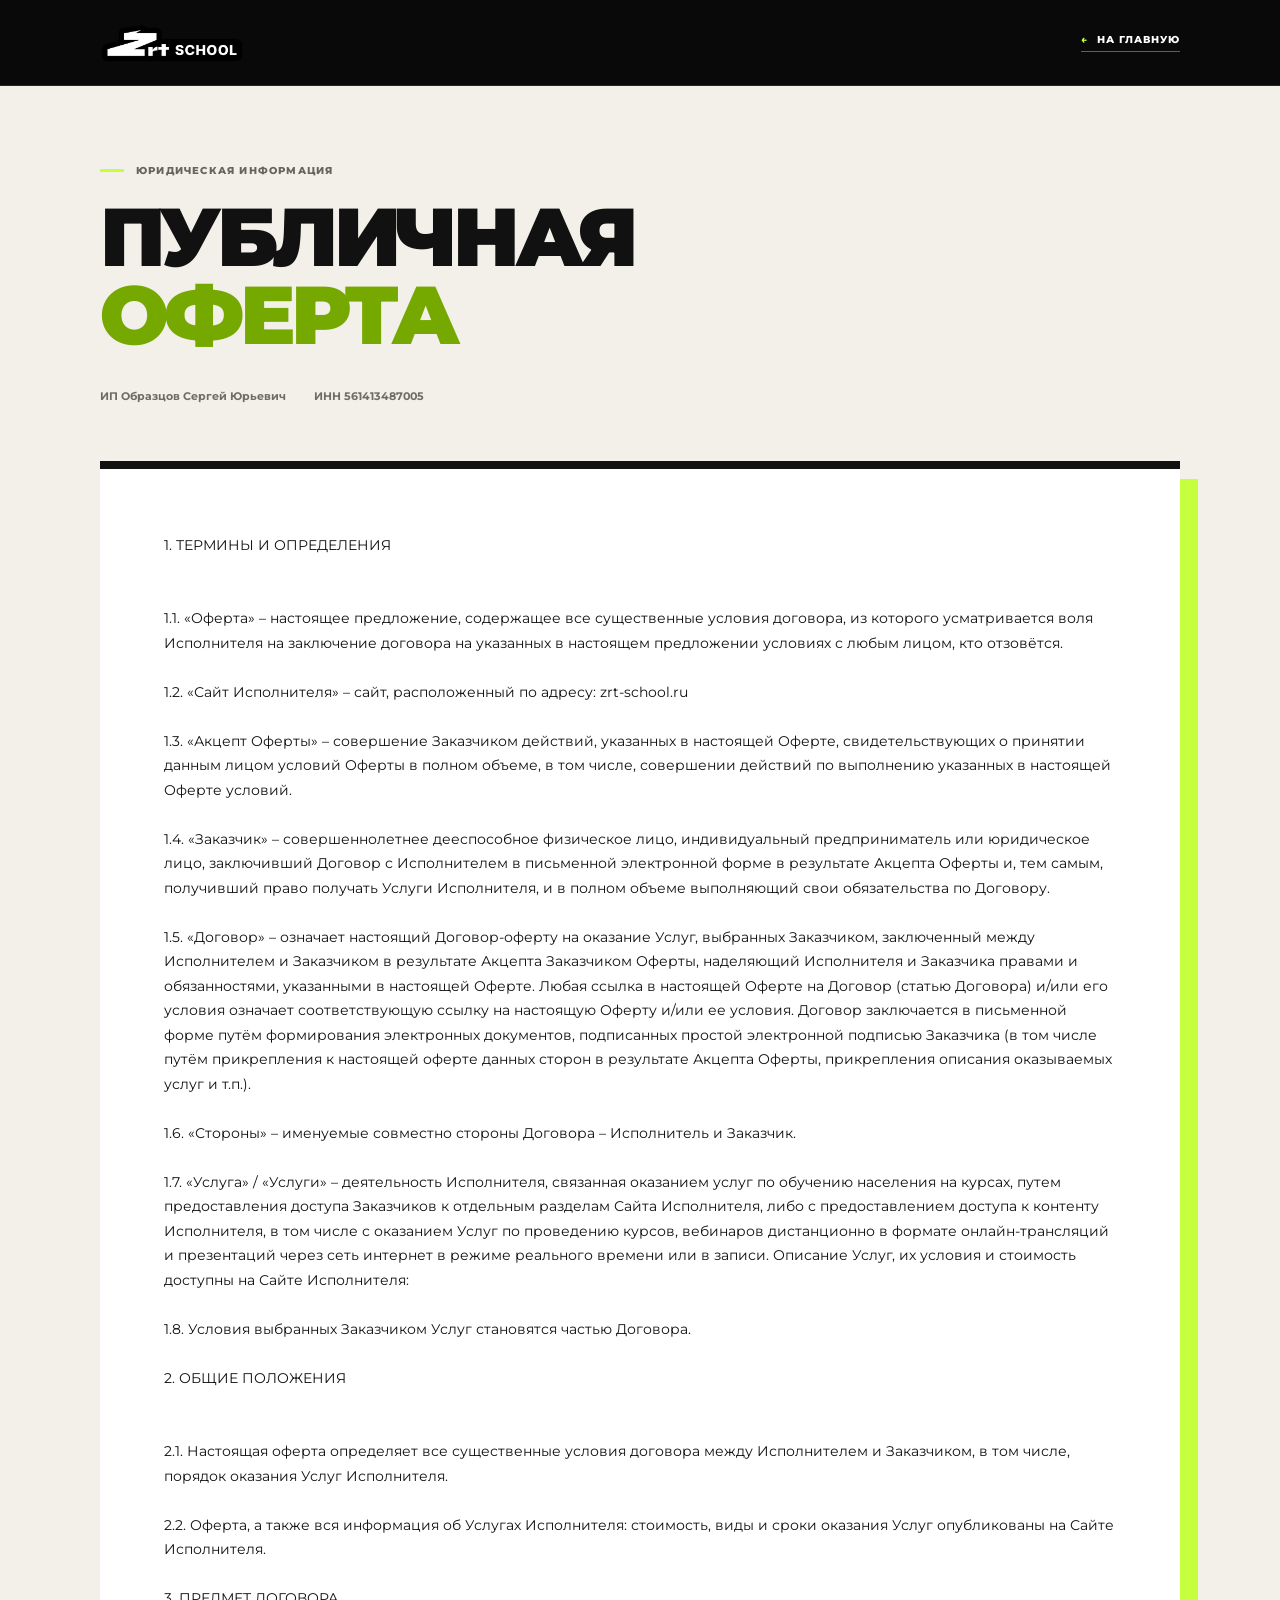
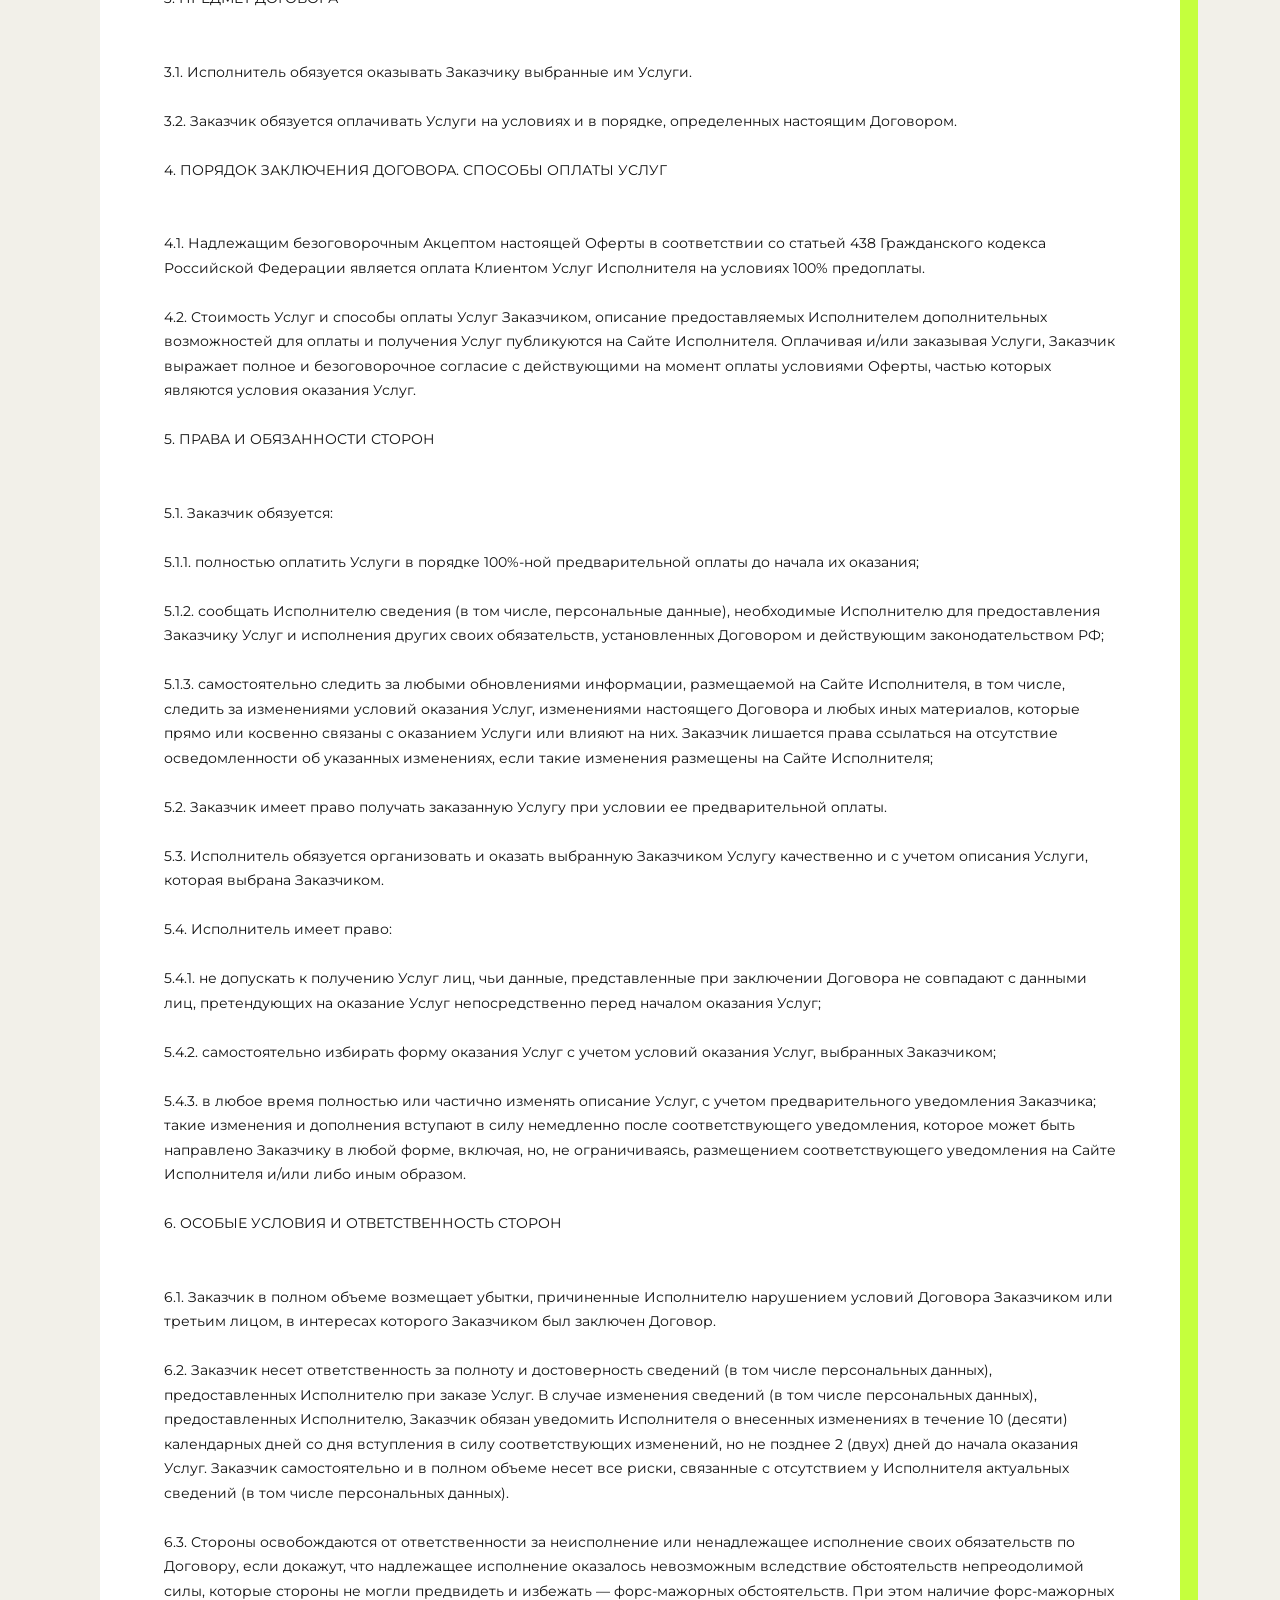
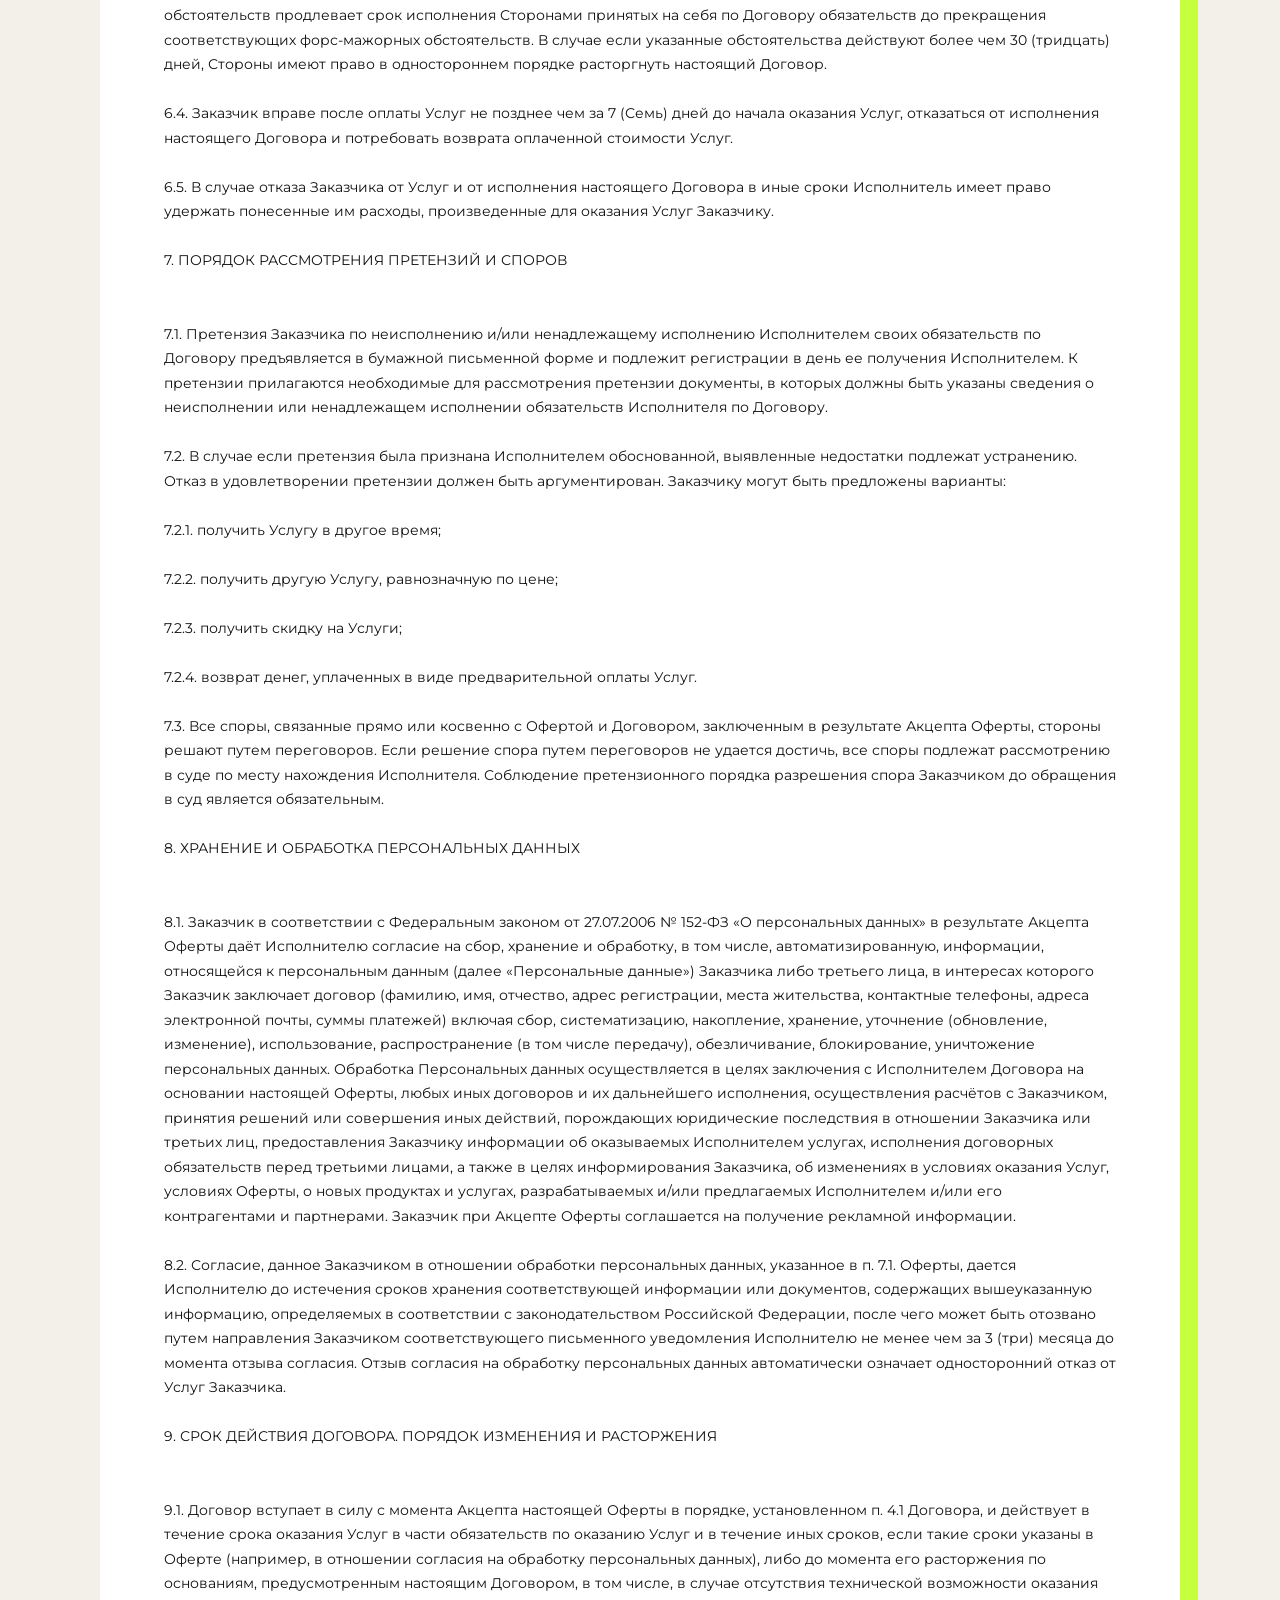
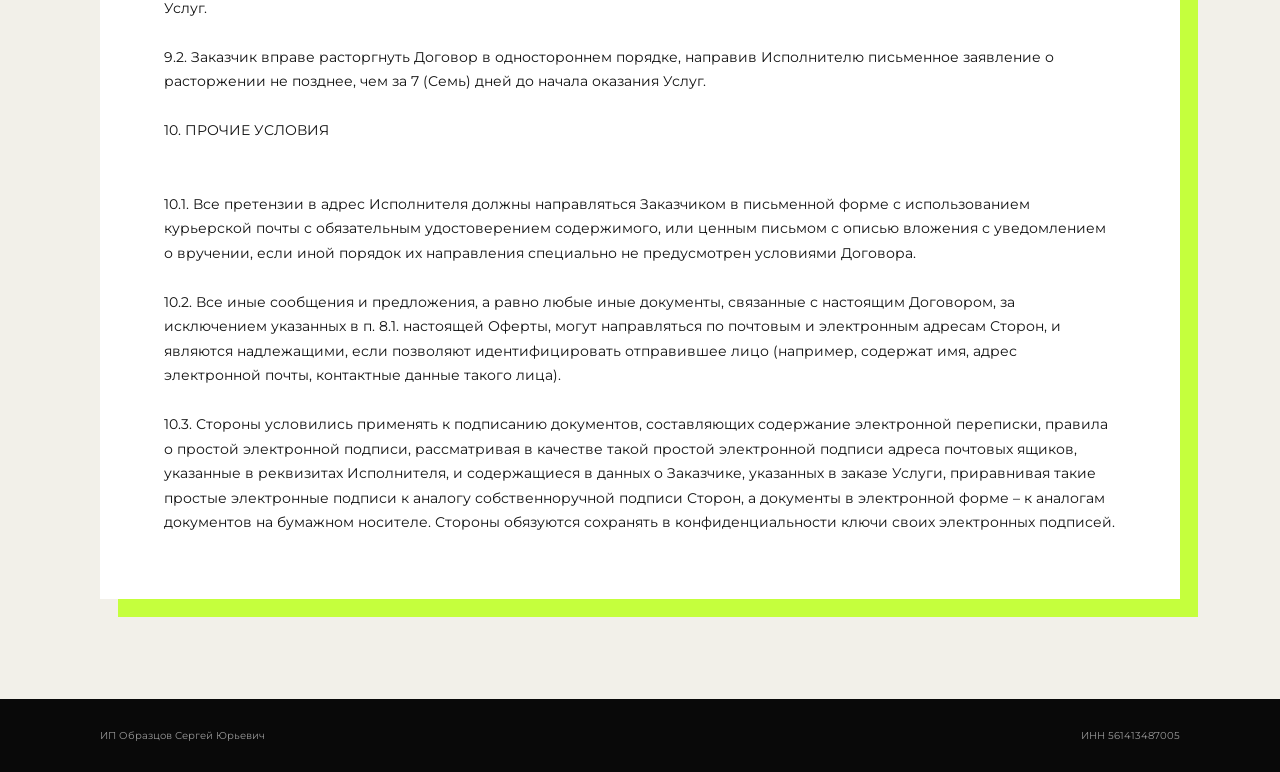
<file: site/offer.html>
<!DOCTYPE html>
<html lang="ru">
<head>
  <meta charset="UTF-8">
  <meta name="viewport" content="width=device-width, initial-scale=1.0">
  <script src="yandex-metrika.js"></script>
  <meta name="robots" content="index,follow">
  <meta name="description" content="Публичная оферта школы мотокросса и эндуро ZRT School.">
  <title>Публичная оферта — ZRT School</title>
  <link rel="icon" type="image/png" href="assets/favicon.png">
  <link rel="preconnect" href="https://fonts.googleapis.com">
  <link rel="preconnect" href="https://fonts.gstatic.com" crossorigin>
  <link href="https://fonts.googleapis.com/css2?family=Montserrat:wght@400;500;600;700;800;900&display=swap" rel="stylesheet">
  <link rel="stylesheet" href="legal.css">
</head>
<body>
  <noscript><div><img src="https://mc.yandex.ru/watch/32428555" style="position:absolute; left:-9999px;" alt=""></div></noscript>
<!-- Top.Mail.Ru counter -->
<script type="text/javascript">
var _tmr = window._tmr || (window._tmr = []);
_tmr.push({id: "3788569", type: "pageView", start: (new Date()).getTime()});
(function (d, w, id) {
  if (d.getElementById(id)) return;
  var ts = d.createElement("script"); ts.type = "text/javascript"; ts.async = true; ts.id = id;
  ts.src = "https://top-fwz1.mail.ru/js/code.js";
  var f = function () {var s = d.getElementsByTagName("script")[0]; s.parentNode.insertBefore(ts, s);};
  if (w.opera == "[object Opera]") { d.addEventListener("DOMContentLoaded", f, false); } else { f(); }
})(document, window, "tmr-code");
</script>
<noscript><div><img src="https://top-fwz1.mail.ru/counter?id=3788569;js=na" style="position:absolute;left:-9999px;" alt="Top.Mail.Ru" /></div></noscript>
<!-- /Top.Mail.Ru counter -->
  <header class="legal-header">
    <div class="legal-container legal-header__inner">
      <a class="legal-logo" href="index.html" aria-label="ZRT School — на главную">
        <img src="assets/zrt-logo.png" alt="ZRT School">
      </a>
      <a class="legal-back" href="index.html"><span aria-hidden="true">←</span>На главную</a>
    </div>
  </header>
  <main class="legal-main">
    <div class="legal-container">
      <p class="legal-eyebrow">Юридическая информация</p>
      <h1>Публичная <em>оферта</em></h1>
      <p class="legal-meta"><span>ИП Образцов Сергей Юрьевич</span><span>ИНН 561413487005</span></p>
      <article class="legal-document">1. ТЕРМИНЫ И ОПРЕДЕЛЕНИЯ


1.1. «Оферта» – настоящее предложение, содержащее все существенные условия договора, из которого усматривается воля Исполнителя на заключение договора на указанных в настоящем предложении условиях с любым лицом, кто отзовётся.

1.2. «Сайт Исполнителя» – сайт, расположенный по адресу: zrt-school.ru

1.3. «Акцепт Оферты» – совершение Заказчиком действий, указанных в настоящей Оферте, свидетельствующих о принятии данным лицом условий Оферты в полном объеме, в том числе, совершении действий по выполнению указанных в настоящей Оферте условий.

1.4. «Заказчик» – совершеннолетнее дееспособное физическое лицо, индивидуальный предприниматель или юридическое лицо, заключивший Договор с Исполнителем в письменной электронной форме в результате Акцепта Оферты и, тем самым, получивший право получать Услуги Исполнителя, и в полном объеме выполняющий свои обязательства по Договору.

1.5. «Договор» – означает настоящий Договор-оферту на оказание Услуг, выбранных Заказчиком, заключенный между Исполнителем и Заказчиком в результате Акцепта Заказчиком Оферты, наделяющий Исполнителя и Заказчика правами и обязанностями, указанными в настоящей Оферте. Любая ссылка в настоящей Оферте на Договор (статью Договора) и/или его условия означает соответствующую ссылку на настоящую Оферту и/или ее условия. Договор заключается в письменной форме путём формирования электронных документов, подписанных простой электронной подписью Заказчика (в том числе путём прикрепления к настоящей оферте данных сторон в результате Акцепта Оферты, прикрепления описания оказываемых услуг и т.п.).

1.6. «Стороны» – именуемые совместно стороны Договора – Исполнитель и Заказчик.

1.7. «Услуга» / «Услуги» – деятельность Исполнителя, связанная оказанием услуг по обучению населения на курсах, путем предоставления доступа Заказчиков к отдельным разделам Сайта Исполнителя, либо с предоставлением доступа к контенту Исполнителя, в том числе с оказанием Услуг по проведению курсов, вебинаров дистанционно в формате онлайн-трансляций и презентаций через сеть интернет в режиме реального времени или в записи. Описание Услуг, их условия и стоимость доступны на Сайте Исполнителя:

1.8. Условия выбранных Заказчиком Услуг становятся частью Договора.

2. ОБЩИЕ ПОЛОЖЕНИЯ


2.1. Настоящая оферта определяет все существенные условия договора между Исполнителем и Заказчиком, в том числе, порядок оказания Услуг Исполнителя.

2.2. Оферта, а также вся информация об Услугах Исполнителя: стоимость, виды и сроки оказания Услуг опубликованы на Сайте Исполнителя.

3. ПРЕДМЕТ ДОГОВОРА


3.1. Исполнитель обязуется оказывать Заказчику выбранные им Услуги.

3.2. Заказчик обязуется оплачивать Услуги на условиях и в порядке, определенных настоящим Договором.

4. ПОРЯДОК ЗАКЛЮЧЕНИЯ ДОГОВОРА. СПОСОБЫ ОПЛАТЫ УСЛУГ


4.1. Надлежащим безоговорочным Акцептом настоящей Оферты в соответствии со статьей 438 Гражданского кодекса Российской Федерации является оплата Клиентом Услуг Исполнителя на условиях 100% предоплаты.

4.2. Стоимость Услуг и способы оплаты Услуг Заказчиком, описание предоставляемых Исполнителем дополнительных возможностей для оплаты и получения Услуг публикуются на Сайте Исполнителя. Оплачивая и/или заказывая Услуги, Заказчик выражает полное и безоговорочное согласие с действующими на момент оплаты условиями Оферты, частью которых являются условия оказания Услуг.

5. ПРАВА И ОБЯЗАННОСТИ СТОРОН


5.1. Заказчик обязуется:

5.1.1. полностью оплатить Услуги в порядке 100%-ной предварительной оплаты до начала их оказания;

5.1.2. сообщать Исполнителю сведения (в том числе, персональные данные), необходимые Исполнителю для предоставления Заказчику Услуг и исполнения других своих обязательств, установленных Договором и действующим законодательством РФ;

5.1.3. самостоятельно следить за любыми обновлениями информации, размещаемой на Сайте Исполнителя, в том числе, следить за изменениями условий оказания Услуг, изменениями настоящего Договора и любых иных материалов, которые прямо или косвенно связаны с оказанием Услуги или влияют на них. Заказчик лишается права ссылаться на отсутствие осведомленности об указанных изменениях, если такие изменения размещены на Сайте Исполнителя;

5.2. Заказчик имеет право получать заказанную Услугу при условии ее предварительной оплаты.

5.3. Исполнитель обязуется организовать и оказать выбранную Заказчиком Услугу качественно и с учетом описания Услуги, которая выбрана Заказчиком.

5.4. Исполнитель имеет право:

5.4.1. не допускать к получению Услуг лиц, чьи данные, представленные при заключении Договора не совпадают с данными лиц, претендующих на оказание Услуг непосредственно перед началом оказания Услуг;

5.4.2. самостоятельно избирать форму оказания Услуг с учетом условий оказания Услуг, выбранных Заказчиком;

5.4.3. в любое время полностью или частично изменять описание Услуг, с учетом предварительного уведомления Заказчика; такие изменения и дополнения вступают в силу немедленно после соответствующего уведомления, которое может быть направлено Заказчику в любой форме, включая, но, не ограничиваясь, размещением соответствующего уведомления на Сайте Исполнителя и/или либо иным образом.

6. ОСОБЫЕ УСЛОВИЯ И ОТВЕТСТВЕННОСТЬ СТОРОН


6.1. Заказчик в полном объеме возмещает убытки, причиненные Исполнителю нарушением условий Договора Заказчиком или третьим лицом, в интересах которого Заказчиком был заключен Договор.

6.2. Заказчик несет ответственность за полноту и достоверность сведений (в том числе персональных данных), предоставленных Исполнителю при заказе Услуг. В случае изменения сведений (в том числе персональных данных), предоставленных Исполнителю, Заказчик обязан уведомить Исполнителя о внесенных изменениях в течение 10 (десяти) календарных дней со дня вступления в силу соответствующих изменений, но не позднее 2 (двух) дней до начала оказания Услуг. Заказчик самостоятельно и в полном объеме несет все риски, связанные с отсутствием у Исполнителя актуальных сведений (в том числе персональных данных).

6.3. Стороны освобождаются от ответственности за неисполнение или ненадлежащее исполнение своих обязательств по Договору, если докажут, что надлежащее исполнение оказалось невозможным вследствие обстоятельств непреодолимой силы, которые стороны не могли предвидеть и избежать — форс-мажорных обстоятельств. При этом наличие форс-мажорных обстоятельств продлевает срок исполнения Сторонами принятых на себя по Договору обязательств до прекращения соответствующих форс-мажорных обстоятельств. В случае если указанные обстоятельства действуют более чем 30 (тридцать) дней, Стороны имеют право в одностороннем порядке расторгнуть настоящий Договор.

6.4. Заказчик вправе после оплаты Услуг не позднее чем за 7 (Семь) дней до начала оказания Услуг, отказаться от исполнения настоящего Договора и потребовать возврата оплаченной стоимости Услуг.

6.5. В случае отказа Заказчика от Услуг и от исполнения настоящего Договора в иные сроки Исполнитель имеет право удержать понесенные им расходы, произведенные для оказания Услуг Заказчику.

7. ПОРЯДОК РАССМОТРЕНИЯ ПРЕТЕНЗИЙ И СПОРОВ


7.1. Претензия Заказчика по неисполнению и/или ненадлежащему исполнению Исполнителем своих обязательств по Договору предъявляется в бумажной письменной форме и подлежит регистрации в день ее получения Исполнителем. К претензии прилагаются необходимые для рассмотрения претензии документы, в которых должны быть указаны сведения о неисполнении или ненадлежащем исполнении обязательств Исполнителя по Договору.

7.2. В случае если претензия была признана Исполнителем обоснованной, выявленные недостатки подлежат устранению. Отказ в удовлетворении претензии должен быть аргументирован. Заказчику могут быть предложены варианты:

7.2.1. получить Услугу в другое время;

7.2.2. получить другую Услугу, равнозначную по цене;

7.2.3. получить скидку на Услуги;

7.2.4. возврат денег, уплаченных в виде предварительной оплаты Услуг.

7.3. Все споры, связанные прямо или косвенно с Офертой и Договором, заключенным в результате Акцепта Оферты, стороны решают путем переговоров. Если решение спора путем переговоров не удается достичь, все споры подлежат рассмотрению в суде по месту нахождения Исполнителя. Соблюдение претензионного порядка разрешения спора Заказчиком до обращения в суд является обязательным.

8. ХРАНЕНИЕ И ОБРАБОТКА ПЕРСОНАЛЬНЫХ ДАННЫХ


8.1. Заказчик в соответствии с Федеральным законом от 27.07.2006 № 152-ФЗ «О персональных данных» в результате Акцепта Оферты даёт Исполнителю согласие на сбор, хранение и обработку, в том числе, автоматизированную, информации, относящейся к персональным данным (далее «Персональные данные») Заказчика либо третьего лица, в интересах которого Заказчик заключает договор (фамилию, имя, отчество, адрес регистрации, места жительства, контактные телефоны, адреса электронной почты, суммы платежей) включая сбор, систематизацию, накопление, хранение, уточнение (обновление, изменение), использование, распространение (в том числе передачу), обезличивание, блокирование, уничтожение персональных данных. Обработка Персональных данных осуществляется в целях заключения с Исполнителем Договора на основании настоящей Оферты, любых иных договоров и их дальнейшего исполнения, осуществления расчётов с Заказчиком, принятия решений или совершения иных действий, порождающих юридические последствия в отношении Заказчика или третьих лиц, предоставления Заказчику информации об оказываемых Исполнителем услугах, исполнения договорных обязательств перед третьими лицами, а также в целях информирования Заказчика, об изменениях в условиях оказания Услуг, условиях Оферты, о новых продуктах и услугах, разрабатываемых и/или предлагаемых Исполнителем и/или его контрагентами и партнерами. Заказчик при Акцепте Оферты соглашается на получение рекламной информации.

8.2. Согласие, данное Заказчиком в отношении обработки персональных данных, указанное в п. 7.1. Оферты, дается Исполнителю до истечения сроков хранения соответствующей информации или документов, содержащих вышеуказанную информацию, определяемых в соответствии с законодательством Российской Федерации, после чего может быть отозвано путем направления Заказчиком соответствующего письменного уведомления Исполнителю не менее чем за 3 (три) месяца до момента отзыва согласия. Отзыв согласия на обработку персональных данных автоматически означает односторонний отказ от Услуг Заказчика.

9. СРОК ДЕЙСТВИЯ ДОГОВОРА. ПОРЯДОК ИЗМЕНЕНИЯ И РАСТОРЖЕНИЯ


9.1. Договор вступает в силу с момента Акцепта настоящей Оферты в порядке, установленном п. 4.1 Договора, и действует в течение срока оказания Услуг в части обязательств по оказанию Услуг и в течение иных сроков, если такие сроки указаны в Оферте (например, в отношении согласия на обработку персональных данных), либо до момента его расторжения по основаниям, предусмотренным настоящим Договором, в том числе, в случае отсутствия технической возможности оказания Услуг.

9.2. Заказчик вправе расторгнуть Договор в одностороннем порядке, направив Исполнителю письменное заявление о расторжении не позднее, чем за 7 (Семь) дней до начала оказания Услуг.

10. ПРОЧИЕ УСЛОВИЯ


10.1. Все претензии в адрес Исполнителя должны направляться Заказчиком в письменной форме с использованием курьерской почты с обязательным удостоверением содержимого, или ценным письмом с описью вложения с уведомлением о вручении, если иной порядок их направления специально не предусмотрен условиями Договора.

10.2. Все иные сообщения и предложения, а равно любые иные документы, связанные с настоящим Договором, за исключением указанных в п. 8.1. настоящей Оферты, могут направляться по почтовым и электронным адресам Сторон, и являются надлежащими, если позволяют идентифицировать отправившее лицо (например, содержат имя, адрес электронной почты, контактные данные такого лица).

10.3. Стороны условились применять к подписанию документов, составляющих содержание электронной переписки, правила о простой электронной подписи, рассматривая в качестве такой простой электронной подписи адреса почтовых ящиков, указанные в реквизитах Исполнителя, и содержащиеся в данных о Заказчике, указанных в заказе Услуги, приравнивая такие простые электронные подписи к аналогу собственноручной подписи Сторон, а документы в электронной форме – к аналогам документов на бумажном носителе. Стороны обязуются сохранять в конфиденциальности ключи своих электронных подписей.</article>
    </div>
  </main>
  <footer class="legal-footer">
    <div class="legal-container legal-footer__inner">
      <span>ИП Образцов Сергей Юрьевич</span>
      <span>ИНН 561413487005</span>
    </div>
  </footer>
</body>
</html>
</file>
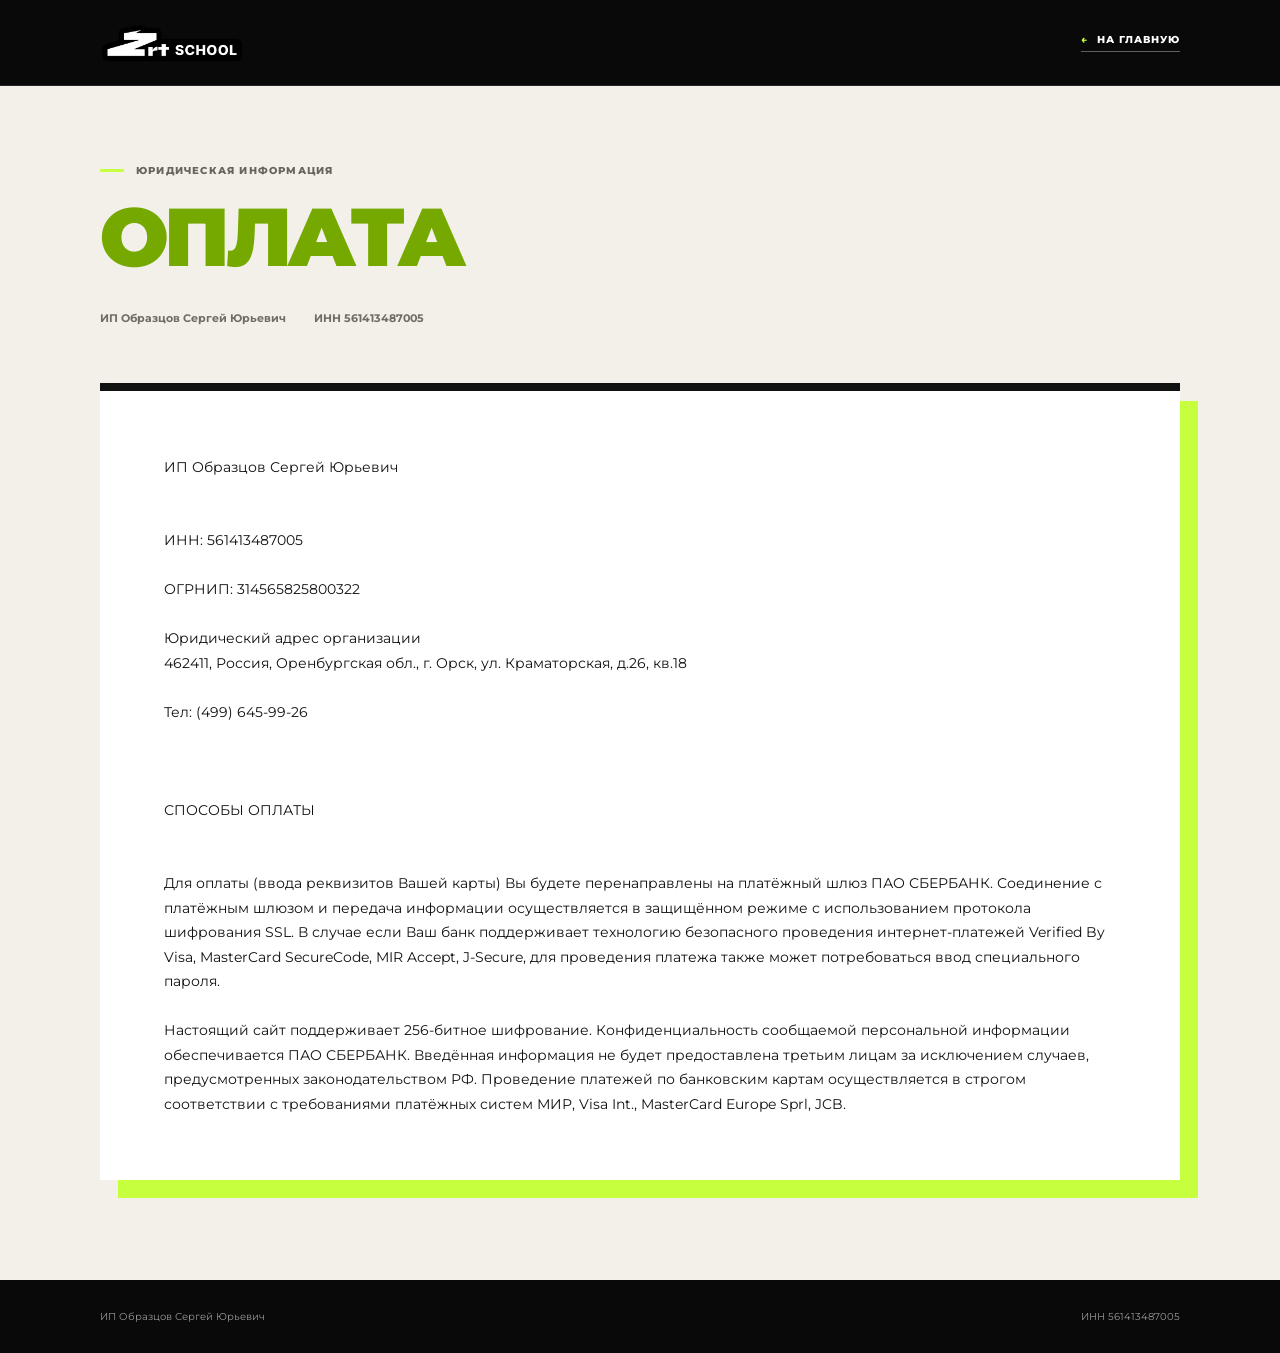
<file: site/payment.html>
<!DOCTYPE html>
<html lang="ru">
<head>
  <meta charset="UTF-8">
  <meta name="viewport" content="width=device-width, initial-scale=1.0">
  <script src="yandex-metrika.js"></script>
  <meta name="robots" content="index,follow">
  <meta name="description" content="Условия и способы оплаты тренировок в ZRT School.">
  <title>Оплата — ZRT School</title>
  <link rel="icon" type="image/png" href="assets/favicon.png">
  <link rel="preconnect" href="https://fonts.googleapis.com">
  <link rel="preconnect" href="https://fonts.gstatic.com" crossorigin>
  <link href="https://fonts.googleapis.com/css2?family=Montserrat:wght@400;500;600;700;800;900&display=swap" rel="stylesheet">
  <link rel="stylesheet" href="legal.css">
</head>
<body>
  <noscript><div><img src="https://mc.yandex.ru/watch/32428555" style="position:absolute; left:-9999px;" alt=""></div></noscript>
<!-- Top.Mail.Ru counter -->
<script type="text/javascript">
var _tmr = window._tmr || (window._tmr = []);
_tmr.push({id: "3788569", type: "pageView", start: (new Date()).getTime()});
(function (d, w, id) {
  if (d.getElementById(id)) return;
  var ts = d.createElement("script"); ts.type = "text/javascript"; ts.async = true; ts.id = id;
  ts.src = "https://top-fwz1.mail.ru/js/code.js";
  var f = function () {var s = d.getElementsByTagName("script")[0]; s.parentNode.insertBefore(ts, s);};
  if (w.opera == "[object Opera]") { d.addEventListener("DOMContentLoaded", f, false); } else { f(); }
})(document, window, "tmr-code");
</script>
<noscript><div><img src="https://top-fwz1.mail.ru/counter?id=3788569;js=na" style="position:absolute;left:-9999px;" alt="Top.Mail.Ru" /></div></noscript>
<!-- /Top.Mail.Ru counter -->
  <header class="legal-header">
    <div class="legal-container legal-header__inner">
      <a class="legal-logo" href="index.html" aria-label="ZRT School — на главную">
        <img src="assets/zrt-logo.png" alt="ZRT School">
      </a>
      <a class="legal-back" href="index.html"><span aria-hidden="true">←</span>На главную</a>
    </div>
  </header>
  <main class="legal-main">
    <div class="legal-container">
      <p class="legal-eyebrow">Юридическая информация</p>
      <h1><em>Оплата</em></h1>
      <p class="legal-meta"><span>ИП Образцов Сергей Юрьевич</span><span>ИНН 561413487005</span></p>
      <article class="legal-document">ИП Образцов Сергей Юрьевич


ИНН: 561413487005

ОГРНИП: 314565825800322

Юридический адрес организации
462411, Россия, Оренбургская обл., г. Орск, ул. Краматорская, д.26, кв.18

Тел: (499) 645-99-26



СПОСОБЫ ОПЛАТЫ


Для оплаты (ввода реквизитов Вашей карты) Вы будете перенаправлены на платёжный шлюз ПАО СБЕРБАНК. Соединение с платёжным шлюзом и передача информации осуществляется в защищённом режиме с использованием протокола шифрования SSL. В случае если Ваш банк поддерживает технологию безопасного проведения интернет-платежей Verified By Visa, MasterCard SecureCode, MIR Accept, J-Secure, для проведения платежа также может потребоваться ввод специального пароля.

Настоящий сайт поддерживает 256-битное шифрование. Конфиденциальность сообщаемой персональной информации обеспечивается ПАО СБЕРБАНК. Введённая информация не будет предоставлена третьим лицам за исключением случаев, предусмотренных законодательством РФ. Проведение платежей по банковским картам осуществляется в строгом соответствии с требованиями платёжных систем МИР, Visa Int., MasterCard Europe Sprl, JCB.</article>
    </div>
  </main>
  <footer class="legal-footer">
    <div class="legal-container legal-footer__inner">
      <span>ИП Образцов Сергей Юрьевич</span>
      <span>ИНН 561413487005</span>
    </div>
  </footer>
</body>
</html>
</file>
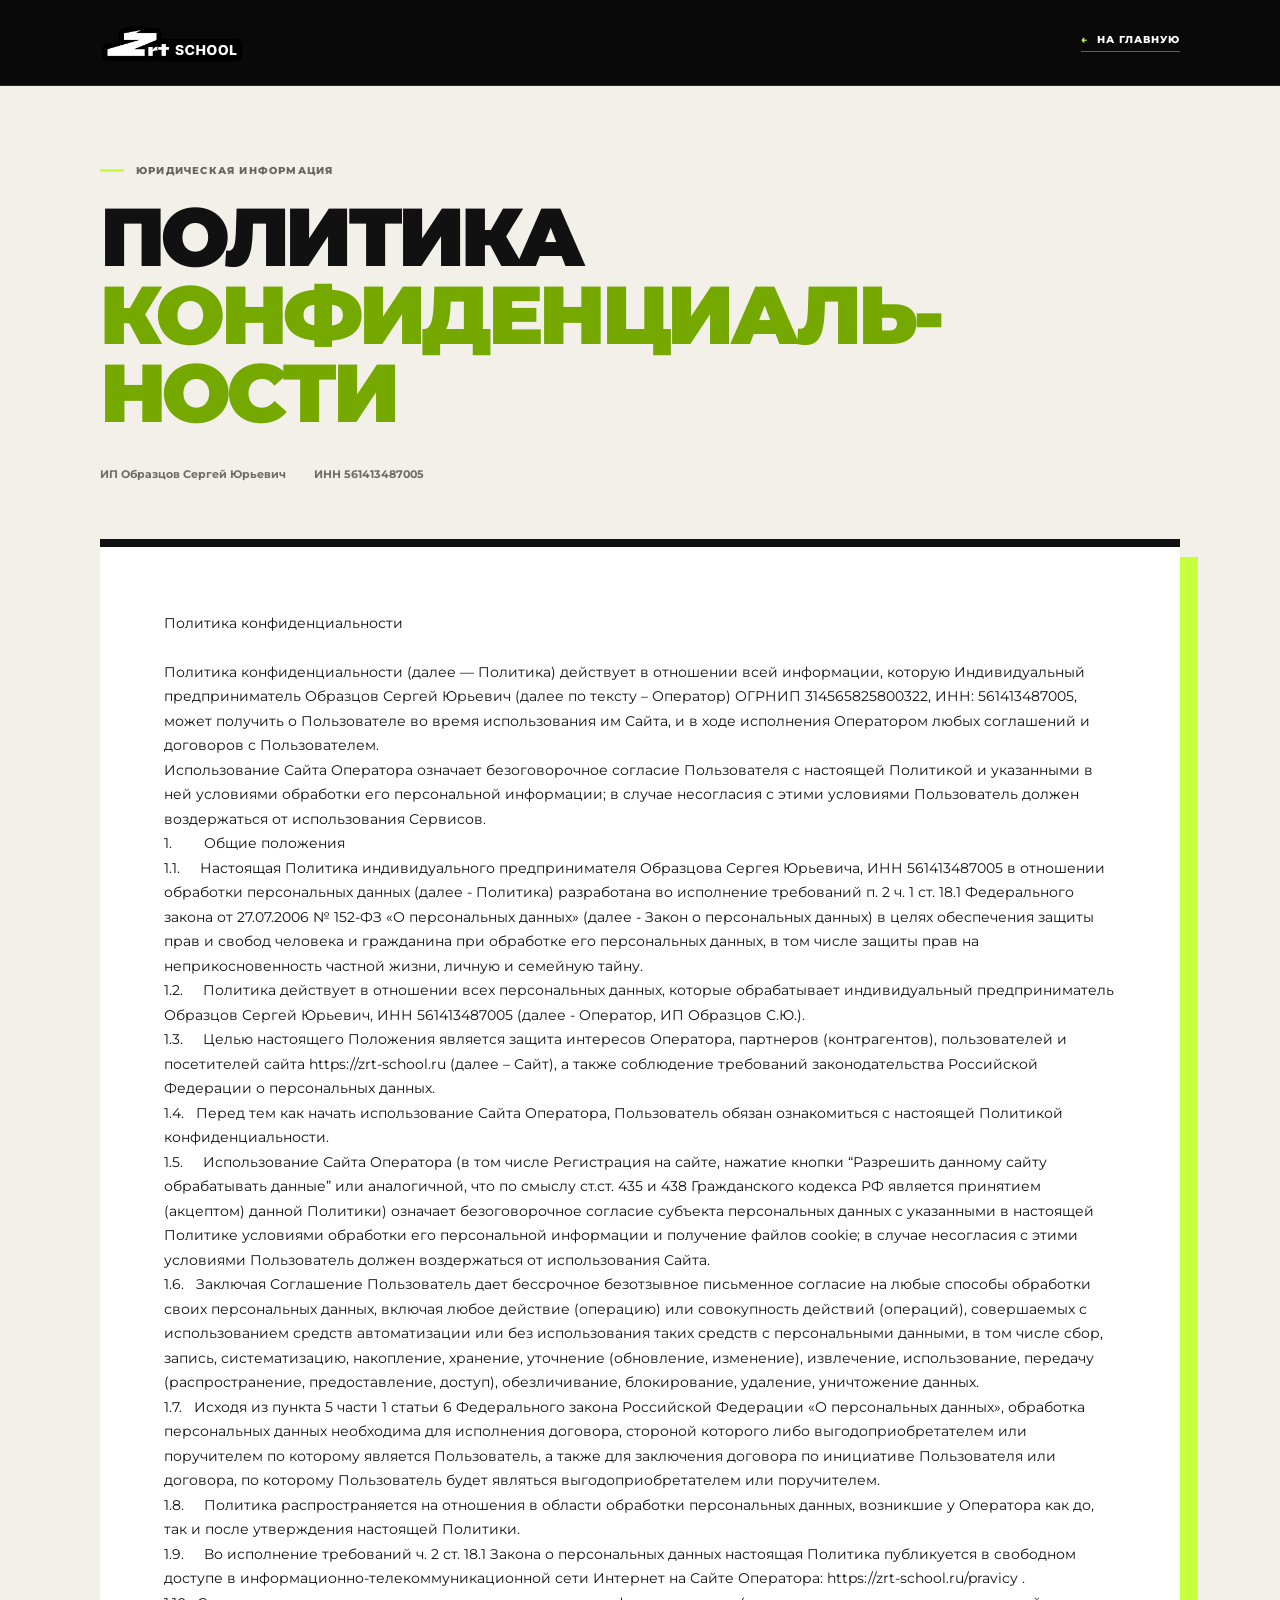
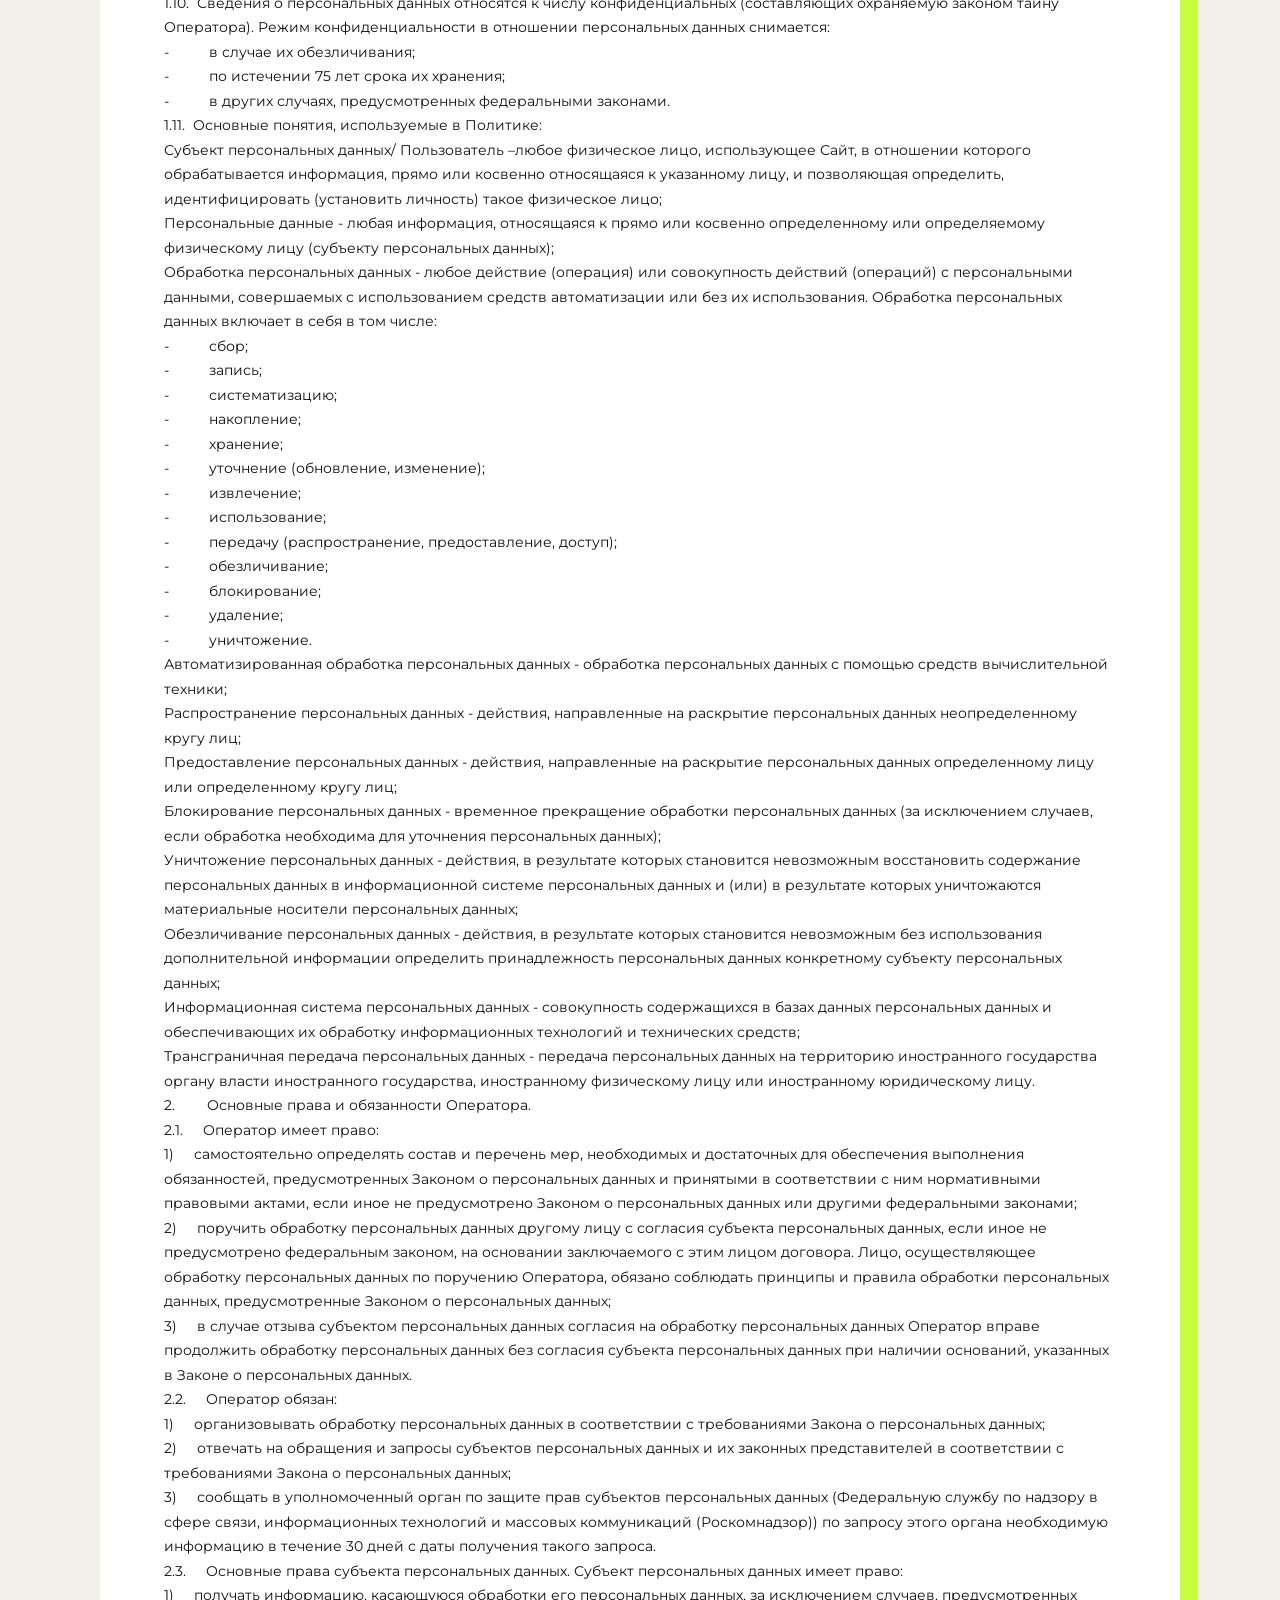
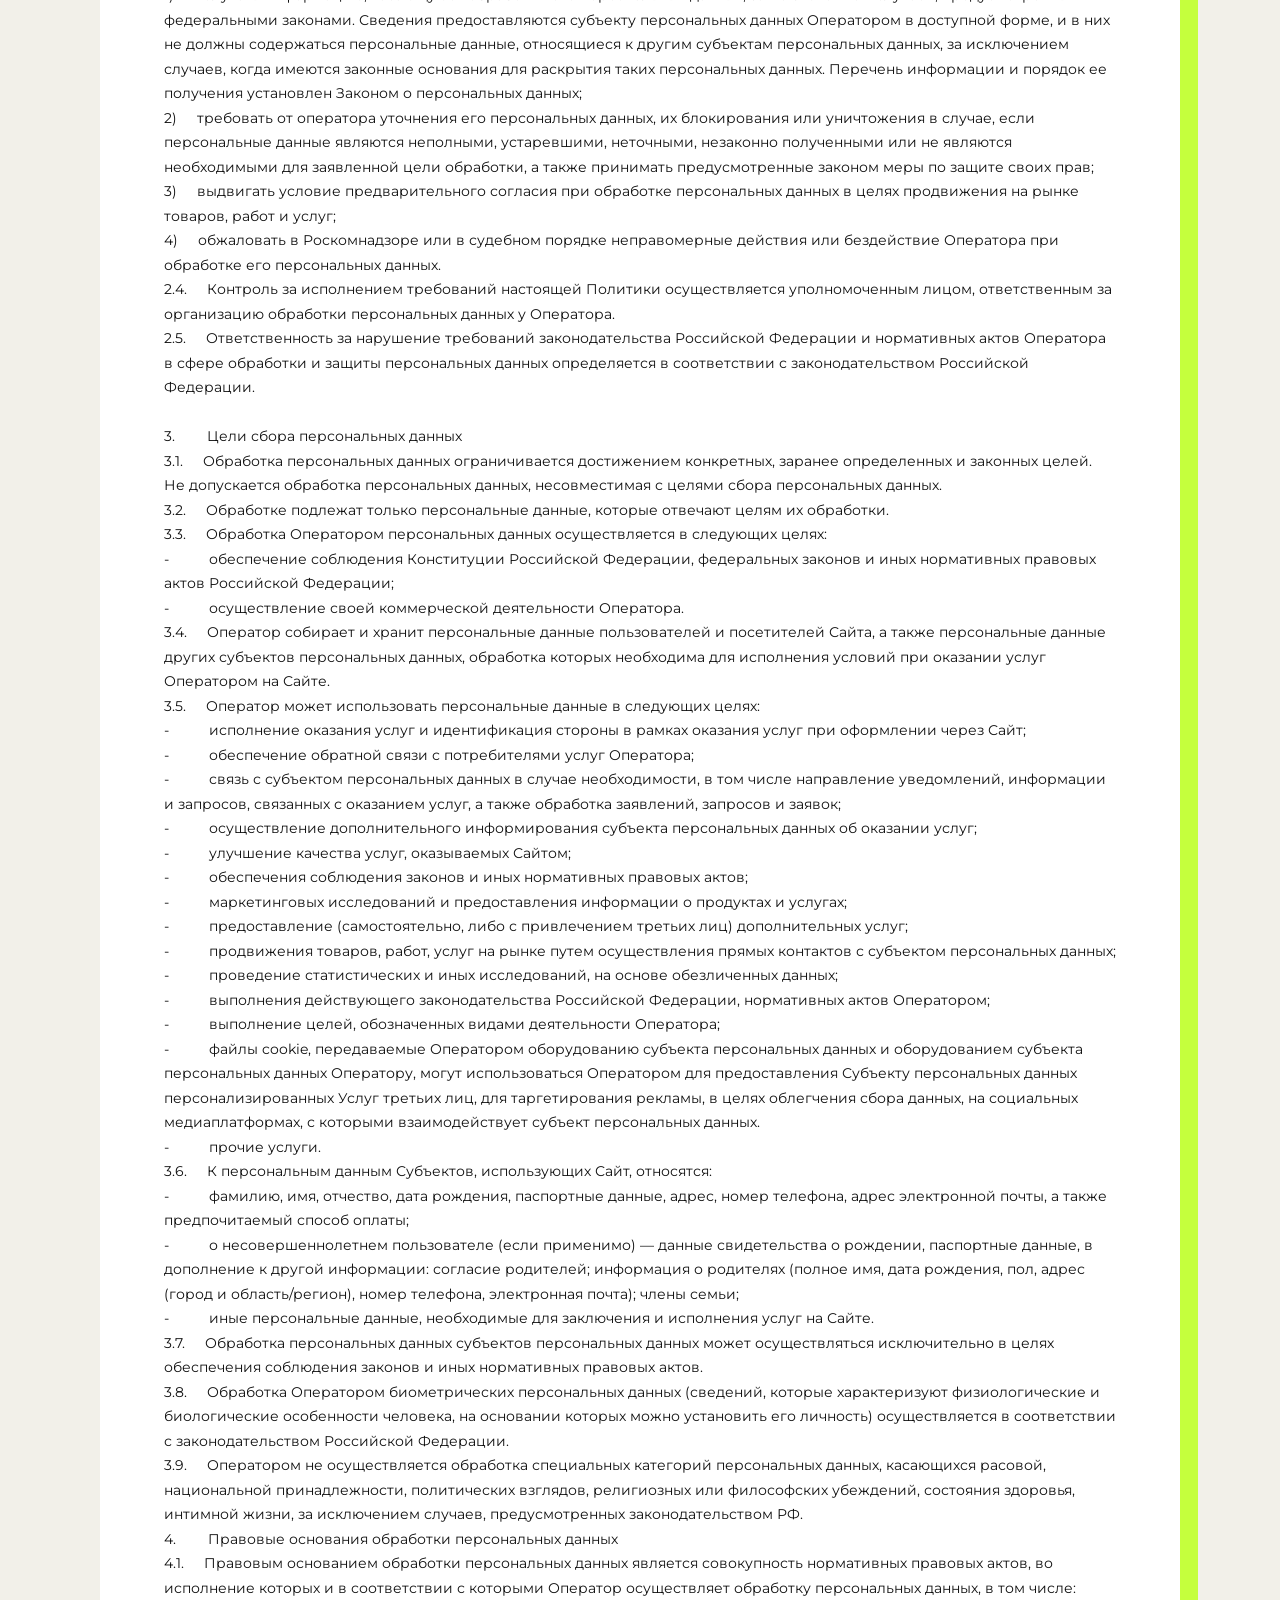
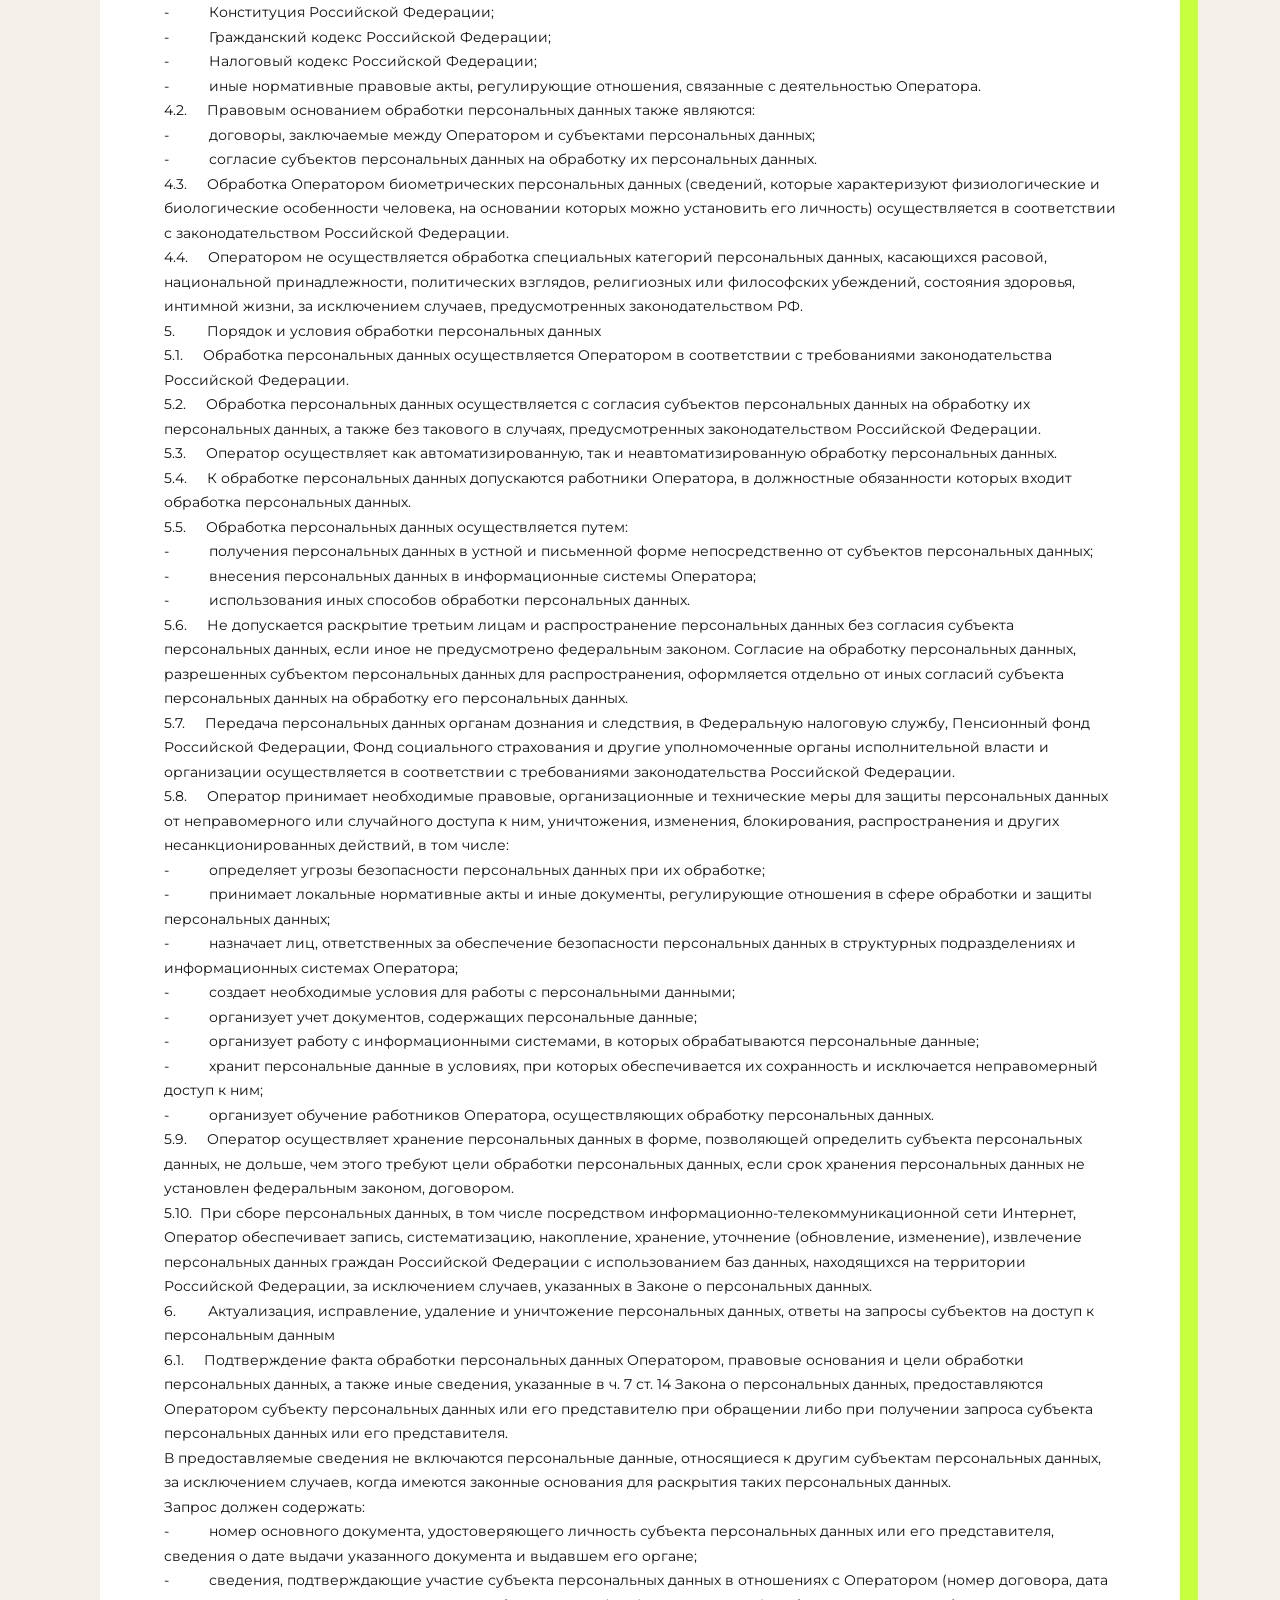
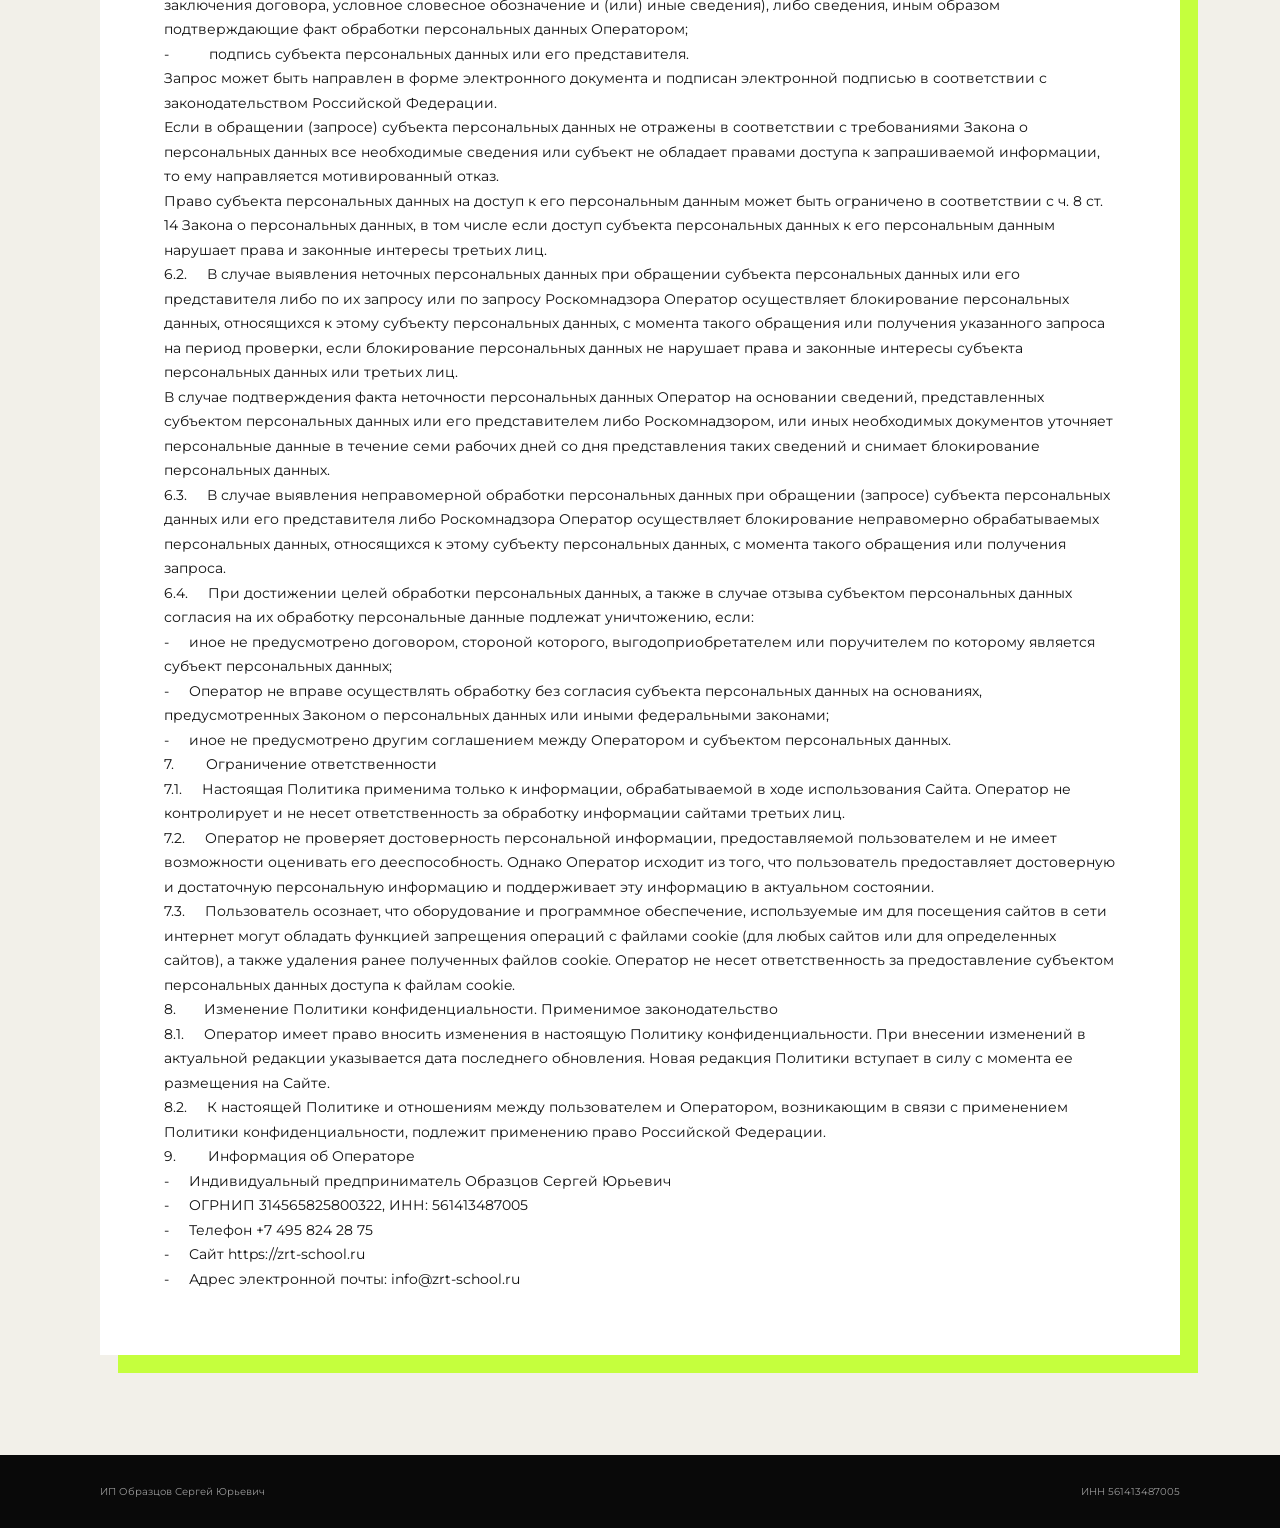
<file: site/privacy.html>
<!DOCTYPE html>
<html lang="ru">
<head>
  <meta charset="UTF-8">
  <meta name="viewport" content="width=device-width, initial-scale=1.0">
  <script src="yandex-metrika.js"></script>
  <meta name="robots" content="index,follow">
  <meta name="description" content="Политика конфиденциальности и обработки персональных данных ZRT School.">
  <title>Политика конфиденциальности — ZRT School</title>
  <link rel="icon" type="image/png" href="assets/favicon.png">
  <link rel="preconnect" href="https://fonts.googleapis.com">
  <link rel="preconnect" href="https://fonts.gstatic.com" crossorigin>
  <link href="https://fonts.googleapis.com/css2?family=Montserrat:wght@400;500;600;700;800;900&display=swap" rel="stylesheet">
  <link rel="stylesheet" href="legal.css">
</head>
<body>
  <noscript><div><img src="https://mc.yandex.ru/watch/32428555" style="position:absolute; left:-9999px;" alt=""></div></noscript>
<!-- Top.Mail.Ru counter -->
<script type="text/javascript">
var _tmr = window._tmr || (window._tmr = []);
_tmr.push({id: "3788569", type: "pageView", start: (new Date()).getTime()});
(function (d, w, id) {
  if (d.getElementById(id)) return;
  var ts = d.createElement("script"); ts.type = "text/javascript"; ts.async = true; ts.id = id;
  ts.src = "https://top-fwz1.mail.ru/js/code.js";
  var f = function () {var s = d.getElementsByTagName("script")[0]; s.parentNode.insertBefore(ts, s);};
  if (w.opera == "[object Opera]") { d.addEventListener("DOMContentLoaded", f, false); } else { f(); }
})(document, window, "tmr-code");
</script>
<noscript><div><img src="https://top-fwz1.mail.ru/counter?id=3788569;js=na" style="position:absolute;left:-9999px;" alt="Top.Mail.Ru" /></div></noscript>
<!-- /Top.Mail.Ru counter -->
  <header class="legal-header">
    <div class="legal-container legal-header__inner">
      <a class="legal-logo" href="index.html" aria-label="ZRT School — на главную">
        <img src="assets/zrt-logo.png" alt="ZRT School">
      </a>
      <a class="legal-back" href="index.html"><span aria-hidden="true">←</span>На главную</a>
    </div>
  </header>
  <main class="legal-main">
    <div class="legal-container">
      <p class="legal-eyebrow">Юридическая информация</p>
      <h1>Политика <em>конфиденциаль&shy;ности</em></h1>
      <p class="legal-meta"><span>ИП Образцов Сергей Юрьевич</span><span>ИНН 561413487005</span></p>
      <article class="legal-document">Политика конфиденциальности

Политика конфиденциальности (далее — Политика) действует в отношении всей информации, которую Индивидуальный предприниматель Образцов Сергей Юрьевич (далее по тексту – Оператор) ОГРНИП 314565825800322, ИНН: 561413487005, может получить о Пользователе во время использования им Сайта, и в ходе исполнения Оператором любых соглашений и договоров с Пользователем.
Использование Сайта Оператора означает безоговорочное согласие Пользователя с настоящей Политикой и указанными в ней условиями обработки его персональной информации; в случае несогласия с этими условиями Пользователь должен воздержаться от использования Сервисов.
1.        Общие положения
1.1.     Настоящая Политика индивидуального предпринимателя Образцова Сергея Юрьевича, ИНН 561413487005 в отношении обработки персональных данных (далее - Политика) разработана во исполнение требований п. 2 ч. 1 ст. 18.1 Федерального закона от 27.07.2006 № 152-ФЗ «О персональных данных» (далее - Закон о персональных данных) в целях обеспечения защиты прав и свобод человека и гражданина при обработке его персональных данных, в том числе защиты прав на неприкосновенность частной жизни, личную и семейную тайну.
1.2.     Политика действует в отношении всех персональных данных, которые обрабатывает индивидуальный предприниматель Образцов Сергей Юрьевич, ИНН 561413487005 (далее - Оператор, ИП Образцов С.Ю.).
1.3.     Целью настоящего Положения является защита интересов Оператора, партнеров (контрагентов), пользователей и посетителей сайта https://zrt-school.ru (далее – Сайт), а также соблюдение требований законодательства Российской Федерации о персональных данных.
1.4.   Перед тем как начать использование Сайта Оператора, Пользователь обязан ознакомиться с настоящей Политикой конфиденциальности.
1.5.     Использование Сайта Оператора (в том числе Регистрация на сайте, нажатие кнопки “Разрешить данному сайту обрабатывать данные” или аналогичной, что по смыслу ст.ст. 435 и 438 Гражданского кодекса РФ является принятием (акцептом) данной Политики) означает безоговорочное согласие субъекта персональных данных с указанными в настоящей Политике условиями обработки его персональной информации и получение файлов cookie; в случае несогласия с этими условиями Пользователь должен воздержаться от использования Сайта.
1.6.   Заключая Соглашение Пользователь дает бессрочное безотзывное письменное согласие на любые способы обработки своих персональных данных, включая любое действие (операцию) или совокупность действий (операций), совершаемых с использованием средств автоматизации или без использования таких средств с персональными данными, в том числе сбор, запись, систематизацию, накопление, хранение, уточнение (обновление, изменение), извлечение, использование, передачу (распространение, предоставление, доступ), обезличивание, блокирование, удаление, уничтожение данных.
1.7.   Исходя из пункта 5 части 1 статьи 6 Федерального закона Российской Федерации «О персональных данных», обработка персональных данных необходима для исполнения договора, стороной которого либо выгодоприобретателем или поручителем по которому является Пользователь, а также для заключения договора по инициативе Пользователя или договора, по которому Пользователь будет являться выгодоприобретателем или поручителем.
1.8.     Политика распространяется на отношения в области обработки персональных данных, возникшие у Оператора как до, так и после утверждения настоящей Политики.
1.9.     Во исполнение требований ч. 2 ст. 18.1 Закона о персональных данных настоящая Политика публикуется в свободном доступе в информационно-телекоммуникационной сети Интернет на Сайте Оператора: https://zrt-school.ru/pravicy .
1.10.  Сведения о персональных данных относятся к числу конфиденциальных (составляющих охраняемую законом тайну Оператора). Режим конфиденциальности в отношении персональных данных снимается:
-          в случае их обезличивания;
-          по истечении 75 лет срока их хранения;
-          в других случаях, предусмотренных федеральными законами.
1.11.  Основные понятия, используемые в Политике:
Субъект персональных данных/ Пользователь –любое физическое лицо, использующее Сайт, в отношении которого обрабатывается информация, прямо или косвенно относящаяся к указанному лицу, и позволяющая определить, идентифицировать (установить личность) такое физическое лицо;
Персональные данные - любая информация, относящаяся к прямо или косвенно определенному или определяемому физическому лицу (субъекту персональных данных);
Обработка персональных данных - любое действие (операция) или совокупность действий (операций) с персональными данными, совершаемых с использованием средств автоматизации или без их использования. Обработка персональных данных включает в себя в том числе:
-          сбор;
-          запись;
-          систематизацию;
-          накопление;
-          хранение;
-          уточнение (обновление, изменение);
-          извлечение;
-          использование;
-          передачу (распространение, предоставление, доступ);
-          обезличивание;
-          блокирование;
-          удаление;
-          уничтожение.
Автоматизированная обработка персональных данных - обработка персональных данных с помощью средств вычислительной техники;
Распространение персональных данных - действия, направленные на раскрытие персональных данных неопределенному кругу лиц;
Предоставление персональных данных - действия, направленные на раскрытие персональных данных определенному лицу или определенному кругу лиц;
Блокирование персональных данных - временное прекращение обработки персональных данных (за исключением случаев, если обработка необходима для уточнения персональных данных);
Уничтожение персональных данных - действия, в результате которых становится невозможным восстановить содержание персональных данных в информационной системе персональных данных и (или) в результате которых уничтожаются материальные носители персональных данных;
Обезличивание персональных данных - действия, в результате которых становится невозможным без использования дополнительной информации определить принадлежность персональных данных конкретному субъекту персональных данных;
Информационная система персональных данных - совокупность содержащихся в базах данных персональных данных и обеспечивающих их обработку информационных технологий и технических средств;
Трансграничная передача персональных данных - передача персональных данных на территорию иностранного государства органу власти иностранного государства, иностранному физическому лицу или иностранному юридическому лицу.
2.        Основные права и обязанности Оператора.
2.1.     Оператор имеет право:
1)     самостоятельно определять состав и перечень мер, необходимых и достаточных для обеспечения выполнения обязанностей, предусмотренных Законом о персональных данных и принятыми в соответствии с ним нормативными правовыми актами, если иное не предусмотрено Законом о персональных данных или другими федеральными законами;
2)     поручить обработку персональных данных другому лицу с согласия субъекта персональных данных, если иное не предусмотрено федеральным законом, на основании заключаемого с этим лицом договора. Лицо, осуществляющее обработку персональных данных по поручению Оператора, обязано соблюдать принципы и правила обработки персональных данных, предусмотренные Законом о персональных данных;
3)     в случае отзыва субъектом персональных данных согласия на обработку персональных данных Оператор вправе продолжить обработку персональных данных без согласия субъекта персональных данных при наличии оснований, указанных в Законе о персональных данных.
2.2.     Оператор обязан:
1)     организовывать обработку персональных данных в соответствии с требованиями Закона о персональных данных;
2)     отвечать на обращения и запросы субъектов персональных данных и их законных представителей в соответствии с требованиями Закона о персональных данных;
3)     сообщать в уполномоченный орган по защите прав субъектов персональных данных (Федеральную службу по надзору в сфере связи, информационных технологий и массовых коммуникаций (Роскомнадзор)) по запросу этого органа необходимую информацию в течение 30 дней с даты получения такого запроса.
2.3.     Основные права субъекта персональных данных. Субъект персональных данных имеет право:
1)     получать информацию, касающуюся обработки его персональных данных, за исключением случаев, предусмотренных федеральными законами. Сведения предоставляются субъекту персональных данных Оператором в доступной форме, и в них не должны содержаться персональные данные, относящиеся к другим субъектам персональных данных, за исключением случаев, когда имеются законные основания для раскрытия таких персональных данных. Перечень информации и порядок ее получения установлен Законом о персональных данных;
2)     требовать от оператора уточнения его персональных данных, их блокирования или уничтожения в случае, если персональные данные являются неполными, устаревшими, неточными, незаконно полученными или не являются необходимыми для заявленной цели обработки, а также принимать предусмотренные законом меры по защите своих прав;
3)     выдвигать условие предварительного согласия при обработке персональных данных в целях продвижения на рынке товаров, работ и услуг;
4)     обжаловать в Роскомнадзоре или в судебном порядке неправомерные действия или бездействие Оператора при обработке его персональных данных.
2.4.     Контроль за исполнением требований настоящей Политики осуществляется уполномоченным лицом, ответственным за организацию обработки персональных данных у Оператора.
2.5.     Ответственность за нарушение требований законодательства Российской Федерации и нормативных актов Оператора в сфере обработки и защиты персональных данных определяется в соответствии с законодательством Российской Федерации.

3.        Цели сбора персональных данных
3.1.     Обработка персональных данных ограничивается достижением конкретных, заранее определенных и законных целей. Не допускается обработка персональных данных, несовместимая с целями сбора персональных данных.
3.2.     Обработке подлежат только персональные данные, которые отвечают целям их обработки.
3.3.     Обработка Оператором персональных данных осуществляется в следующих целях:
-          обеспечение соблюдения Конституции Российской Федерации, федеральных законов и иных нормативных правовых актов Российской Федерации;
-          осуществление своей коммерческой деятельности Оператора.
3.4.     Оператор собирает и хранит персональные данные пользователей и посетителей Сайта, а также персональные данные других субъектов персональных данных, обработка которых необходима для исполнения условий при оказании услуг Оператором на Сайте.
3.5.     Оператор может использовать персональные данные в следующих целях:
-          исполнение оказания услуг и идентификация стороны в рамках оказания услуг при оформлении через Сайт;
-          обеспечение обратной связи с потребителями услуг Оператора;
-          связь с субъектом персональных данных в случае необходимости, в том числе направление уведомлений, информации и запросов, связанных с оказанием услуг, а также обработка заявлений, запросов и заявок;
-          осуществление дополнительного информирования субъекта персональных данных об оказании услуг;
-          улучшение качества услуг, оказываемых Сайтом;
-          обеспечения соблюдения законов и иных нормативных правовых актов;
-          маркетинговых исследований и предоставления информации о продуктах и услугах;
-          предоставление (самостоятельно, либо с привлечением третьих лиц) дополнительных услуг;
-          продвижения товаров, работ, услуг на рынке путем осуществления прямых контактов с субъектом персональных данных;
-          проведение статистических и иных исследований, на основе обезличенных данных;
-          выполнения действующего законодательства Российской Федерации, нормативных актов Оператором;
-          выполнение целей, обозначенных видами деятельности Оператора;
-          файлы cookie, передаваемые Оператором оборудованию субъекта персональных данных и оборудованием субъекта персональных данных Оператору, могут использоваться Оператором для предоставления Субъекту персональных данных персонализированных Услуг третьих лиц, для таргетирования рекламы, в целях облегчения сбора данных, на социальных медиаплатформах, с которыми взаимодействует субъект персональных данных.
-          прочие услуги.
3.6.     К персональным данным Субъектов, использующих Сайт, относятся:
-          фамилию, имя, отчество, дата рождения, паспортные данные, адрес, номер телефона, адрес электронной почты, а также предпочитаемый способ оплаты;
-          о несовершеннолетнем пользователе (если применимо) — данные свидетельства о рождении, паспортные данные, в дополнение к другой информации: согласие родителей; информация о родителях (полное имя, дата рождения, пол, адрес (город и область/регион), номер телефона, электронная почта); члены семьи;
-          иные персональные данные, необходимые для заключения и исполнения услуг на Сайте.
3.7.     Обработка персональных данных субъектов персональных данных может осуществляться исключительно в целях обеспечения соблюдения законов и иных нормативных правовых актов.
3.8.     Обработка Оператором биометрических персональных данных (сведений, которые характеризуют физиологические и биологические особенности человека, на основании которых можно установить его личность) осуществляется в соответствии с законодательством Российской Федерации.
3.9.     Оператором не осуществляется обработка специальных категорий персональных данных, касающихся расовой, национальной принадлежности, политических взглядов, религиозных или философских убеждений, состояния здоровья, интимной жизни, за исключением случаев, предусмотренных законодательством РФ.
4.        Правовые основания обработки персональных данных
4.1.     Правовым основанием обработки персональных данных является совокупность нормативных правовых актов, во исполнение которых и в соответствии с которыми Оператор осуществляет обработку персональных данных, в том числе:
-          Конституция Российской Федерации;
-          Гражданский кодекс Российской Федерации;
-          Налоговый кодекс Российской Федерации;
-          иные нормативные правовые акты, регулирующие отношения, связанные с деятельностью Оператора.
4.2.     Правовым основанием обработки персональных данных также являются:
-          договоры, заключаемые между Оператором и субъектами персональных данных;
-          согласие субъектов персональных данных на обработку их персональных данных.
4.3.     Обработка Оператором биометрических персональных данных (сведений, которые характеризуют физиологические и биологические особенности человека, на основании которых можно установить его личность) осуществляется в соответствии с законодательством Российской Федерации.
4.4.     Оператором не осуществляется обработка специальных категорий персональных данных, касающихся расовой, национальной принадлежности, политических взглядов, религиозных или философских убеждений, состояния здоровья, интимной жизни, за исключением случаев, предусмотренных законодательством РФ.
5.        Порядок и условия обработки персональных данных
5.1.     Обработка персональных данных осуществляется Оператором в соответствии с требованиями законодательства Российской Федерации.
5.2.     Обработка персональных данных осуществляется с согласия субъектов персональных данных на обработку их персональных данных, а также без такового в случаях, предусмотренных законодательством Российской Федерации.
5.3.     Оператор осуществляет как автоматизированную, так и неавтоматизированную обработку персональных данных.
5.4.     К обработке персональных данных допускаются работники Оператора, в должностные обязанности которых входит обработка персональных данных.
5.5.     Обработка персональных данных осуществляется путем:
-          получения персональных данных в устной и письменной форме непосредственно от субъектов персональных данных;
-          внесения персональных данных в информационные системы Оператора;
-          использования иных способов обработки персональных данных.
5.6.     Не допускается раскрытие третьим лицам и распространение персональных данных без согласия субъекта персональных данных, если иное не предусмотрено федеральным законом. Согласие на обработку персональных данных, разрешенных субъектом персональных данных для распространения, оформляется отдельно от иных согласий субъекта персональных данных на обработку его персональных данных.
5.7.     Передача персональных данных органам дознания и следствия, в Федеральную налоговую службу, Пенсионный фонд Российской Федерации, Фонд социального страхования и другие уполномоченные органы исполнительной власти и организации осуществляется в соответствии с требованиями законодательства Российской Федерации.
5.8.     Оператор принимает необходимые правовые, организационные и технические меры для защиты персональных данных от неправомерного или случайного доступа к ним, уничтожения, изменения, блокирования, распространения и других несанкционированных действий, в том числе:
-          определяет угрозы безопасности персональных данных при их обработке;
-          принимает локальные нормативные акты и иные документы, регулирующие отношения в сфере обработки и защиты персональных данных;
-          назначает лиц, ответственных за обеспечение безопасности персональных данных в структурных подразделениях и информационных системах Оператора;
-          создает необходимые условия для работы с персональными данными;
-          организует учет документов, содержащих персональные данные;
-          организует работу с информационными системами, в которых обрабатываются персональные данные;
-          хранит персональные данные в условиях, при которых обеспечивается их сохранность и исключается неправомерный доступ к ним;
-          организует обучение работников Оператора, осуществляющих обработку персональных данных.
5.9.     Оператор осуществляет хранение персональных данных в форме, позволяющей определить субъекта персональных данных, не дольше, чем этого требуют цели обработки персональных данных, если срок хранения персональных данных не установлен федеральным законом, договором.
5.10.  При сборе персональных данных, в том числе посредством информационно-телекоммуникационной сети Интернет, Оператор обеспечивает запись, систематизацию, накопление, хранение, уточнение (обновление, изменение), извлечение персональных данных граждан Российской Федерации с использованием баз данных, находящихся на территории Российской Федерации, за исключением случаев, указанных в Законе о персональных данных.
6.        Актуализация, исправление, удаление и уничтожение персональных данных, ответы на запросы субъектов на доступ к персональным данным
6.1.     Подтверждение факта обработки персональных данных Оператором, правовые основания и цели обработки персональных данных, а также иные сведения, указанные в ч. 7 ст. 14 Закона о персональных данных, предоставляются Оператором субъекту персональных данных или его представителю при обращении либо при получении запроса субъекта персональных данных или его представителя.
В предоставляемые сведения не включаются персональные данные, относящиеся к другим субъектам персональных данных, за исключением случаев, когда имеются законные основания для раскрытия таких персональных данных.
Запрос должен содержать:
-          номер основного документа, удостоверяющего личность субъекта персональных данных или его представителя, сведения о дате выдачи указанного документа и выдавшем его органе;
-          сведения, подтверждающие участие субъекта персональных данных в отношениях с Оператором (номер договора, дата заключения договора, условное словесное обозначение и (или) иные сведения), либо сведения, иным образом подтверждающие факт обработки персональных данных Оператором;
-          подпись субъекта персональных данных или его представителя.
Запрос может быть направлен в форме электронного документа и подписан электронной подписью в соответствии с законодательством Российской Федерации.
Если в обращении (запросе) субъекта персональных данных не отражены в соответствии с требованиями Закона о персональных данных все необходимые сведения или субъект не обладает правами доступа к запрашиваемой информации, то ему направляется мотивированный отказ.
Право субъекта персональных данных на доступ к его персональным данным может быть ограничено в соответствии с ч. 8 ст. 14 Закона о персональных данных, в том числе если доступ субъекта персональных данных к его персональным данным нарушает права и законные интересы третьих лиц.
6.2.     В случае выявления неточных персональных данных при обращении субъекта персональных данных или его представителя либо по их запросу или по запросу Роскомнадзора Оператор осуществляет блокирование персональных данных, относящихся к этому субъекту персональных данных, с момента такого обращения или получения указанного запроса на период проверки, если блокирование персональных данных не нарушает права и законные интересы субъекта персональных данных или третьих лиц.
В случае подтверждения факта неточности персональных данных Оператор на основании сведений, представленных субъектом персональных данных или его представителем либо Роскомнадзором, или иных необходимых документов уточняет персональные данные в течение семи рабочих дней со дня представления таких сведений и снимает блокирование персональных данных.
6.3.     В случае выявления неправомерной обработки персональных данных при обращении (запросе) субъекта персональных данных или его представителя либо Роскомнадзора Оператор осуществляет блокирование неправомерно обрабатываемых персональных данных, относящихся к этому субъекту персональных данных, с момента такого обращения или получения запроса.
6.4.     При достижении целей обработки персональных данных, а также в случае отзыва субъектом персональных данных согласия на их обработку персональные данные подлежат уничтожению, если:
-     иное не предусмотрено договором, стороной которого, выгодоприобретателем или поручителем по которому является субъект персональных данных;
-     Оператор не вправе осуществлять обработку без согласия субъекта персональных данных на основаниях, предусмотренных Законом о персональных данных или иными федеральными законами;
-     иное не предусмотрено другим соглашением между Оператором и субъектом персональных данных.
7.        Ограничение ответственности
7.1.     Настоящая Политика применима только к информации, обрабатываемой в ходе использования Сайта. Оператор не контролирует и не несет ответственность за обработку информации сайтами третьих лиц.
7.2.     Оператор не проверяет достоверность персональной информации, предоставляемой пользователем и не имеет возможности оценивать его дееспособность. Однако Оператор исходит из того, что пользователь предоставляет достоверную и достаточную персональную информацию и поддерживает эту информацию в актуальном состоянии.
7.3.     Пользователь осознает, что оборудование и программное обеспечение, используемые им для посещения сайтов в сети интернет могут обладать функцией запрещения операций с файлами cookie (для любых сайтов или для определенных сайтов), а также удаления ранее полученных файлов cookie. Оператор не несет ответственность за предоставление субъектом персональных данных доступа к файлам cookie.
8.       Изменение Политики конфиденциальности. Применимое законодательство
8.1.     Оператор имеет право вносить изменения в настоящую Политику конфиденциальности. При внесении изменений в актуальной редакции указывается дата последнего обновления. Новая редакция Политики вступает в силу с момента ее размещения на Сайте.
8.2.     К настоящей Политике и отношениям между пользователем и Оператором, возникающим в связи с применением Политики конфиденциальности, подлежит применению право Российской Федерации.
9.        Информация об Операторе
-     Индивидуальный предприниматель Образцов Сергей Юрьевич
-     ОГРНИП 314565825800322, ИНН: 561413487005
-     Телефон +7 495 824 28 75
-     Сайт https://zrt-school.ru
-     Адрес электронной почты: info@zrt-school.ru</article>
    </div>
  </main>
  <footer class="legal-footer">
    <div class="legal-container legal-footer__inner">
      <span>ИП Образцов Сергей Юрьевич</span>
      <span>ИНН 561413487005</span>
    </div>
  </footer>
</body>
</html>
</file>
<file: site/legal.css>
:root {
  --ink: #111111;
  --paper: #f2f0e9;
  --white: #ffffff;
  --accent: #c5ff3d;
  --line: rgba(17,17,17,0.17);
}

* {
  box-sizing: border-box;
}

html {
  scroll-behavior: smooth;
}

body {
  margin: 0;
  color: var(--ink);
  background: var(--paper);
  font-family: "Montserrat", Arial, sans-serif;
}

a {
  color: inherit;
  text-decoration: none;
}

.legal-container {
  width: min(calc(100% - 48px), 1080px);
  margin: 0 auto;
}

.legal-header {
  height: 86px;
  color: var(--white);
  background: #090909;
  border-bottom: 1px solid rgba(255,255,255,0.12);
}

.legal-header__inner {
  height: 100%;
  display: flex;
  align-items: center;
  justify-content: space-between;
  gap: 28px;
}

.legal-logo img {
  width: 144px;
  height: 46px;
  display: block;
  object-fit: cover;
  object-position: center;
}

.legal-logo {
  flex: 0 0 auto;
}

.legal-back {
  padding-bottom: 5px;
  border-bottom: 1px solid rgba(255,255,255,0.35);
  font-size: 10px;
  font-weight: 800;
  letter-spacing: 0.1em;
  text-transform: uppercase;
}

.legal-back span {
  margin-right: 9px;
  color: var(--accent);
}

.legal-main {
  padding: 78px 0 100px;
}

.legal-eyebrow {
  margin: 0 0 22px;
  display: flex;
  align-items: center;
  gap: 12px;
  color: #66645d;
  font-size: 10px;
  font-weight: 800;
  letter-spacing: 0.12em;
  text-transform: uppercase;
}

.legal-eyebrow::before {
  content: "";
  width: 24px;
  height: 3px;
  background: var(--accent);
}

.legal-main h1 {
  max-width: 900px;
  margin: 0;
  overflow-wrap: normal;
  hyphens: manual;
  font-size: clamp(42px, 7vw, 82px);
  font-weight: 900;
  line-height: 0.95;
  letter-spacing: -0.055em;
  text-transform: uppercase;
}

.legal-main h1 em {
  color: #76a900;
  font-style: normal;
}

.legal-meta {
  margin: 34px 0 0;
  display: flex;
  flex-wrap: wrap;
  gap: 10px 28px;
  color: #6f6c64;
  font-size: 11px;
  font-weight: 700;
}

.legal-document {
  margin-top: 58px;
  padding: clamp(28px, 5vw, 64px);
  white-space: pre-wrap;
  overflow-wrap: anywhere;
  background: var(--white);
  border-top: 8px solid var(--ink);
  box-shadow: 18px 18px 0 var(--accent);
  font-size: 14px;
  line-height: 1.75;
}

.legal-footer {
  padding: 30px 0;
  color: rgba(255,255,255,0.58);
  background: #090909;
  font-size: 10px;
}

.legal-footer__inner {
  display: flex;
  justify-content: space-between;
  gap: 28px;
}

@media (max-width: 600px) {
  .legal-container {
    width: min(calc(100% - 36px), 1080px);
  }

  .legal-header {
    height: 68px;
  }

  .legal-logo img {
    width: 118px;
    height: 38px;
  }

  .legal-back {
    font-size: 8px;
  }

  .legal-main {
    padding: 58px 0 76px;
  }

  .legal-main h1 {
    font-size: clamp(27px, 8.7vw, 40px);
    line-height: 1;
  }

  .legal-document {
    margin-top: 42px;
    padding: 25px 20px;
    box-shadow: 10px 10px 0 var(--accent);
    font-size: 12px;
    line-height: 1.7;
  }

  .legal-footer__inner {
    flex-direction: column;
    gap: 8px;
  }
}
</file>
